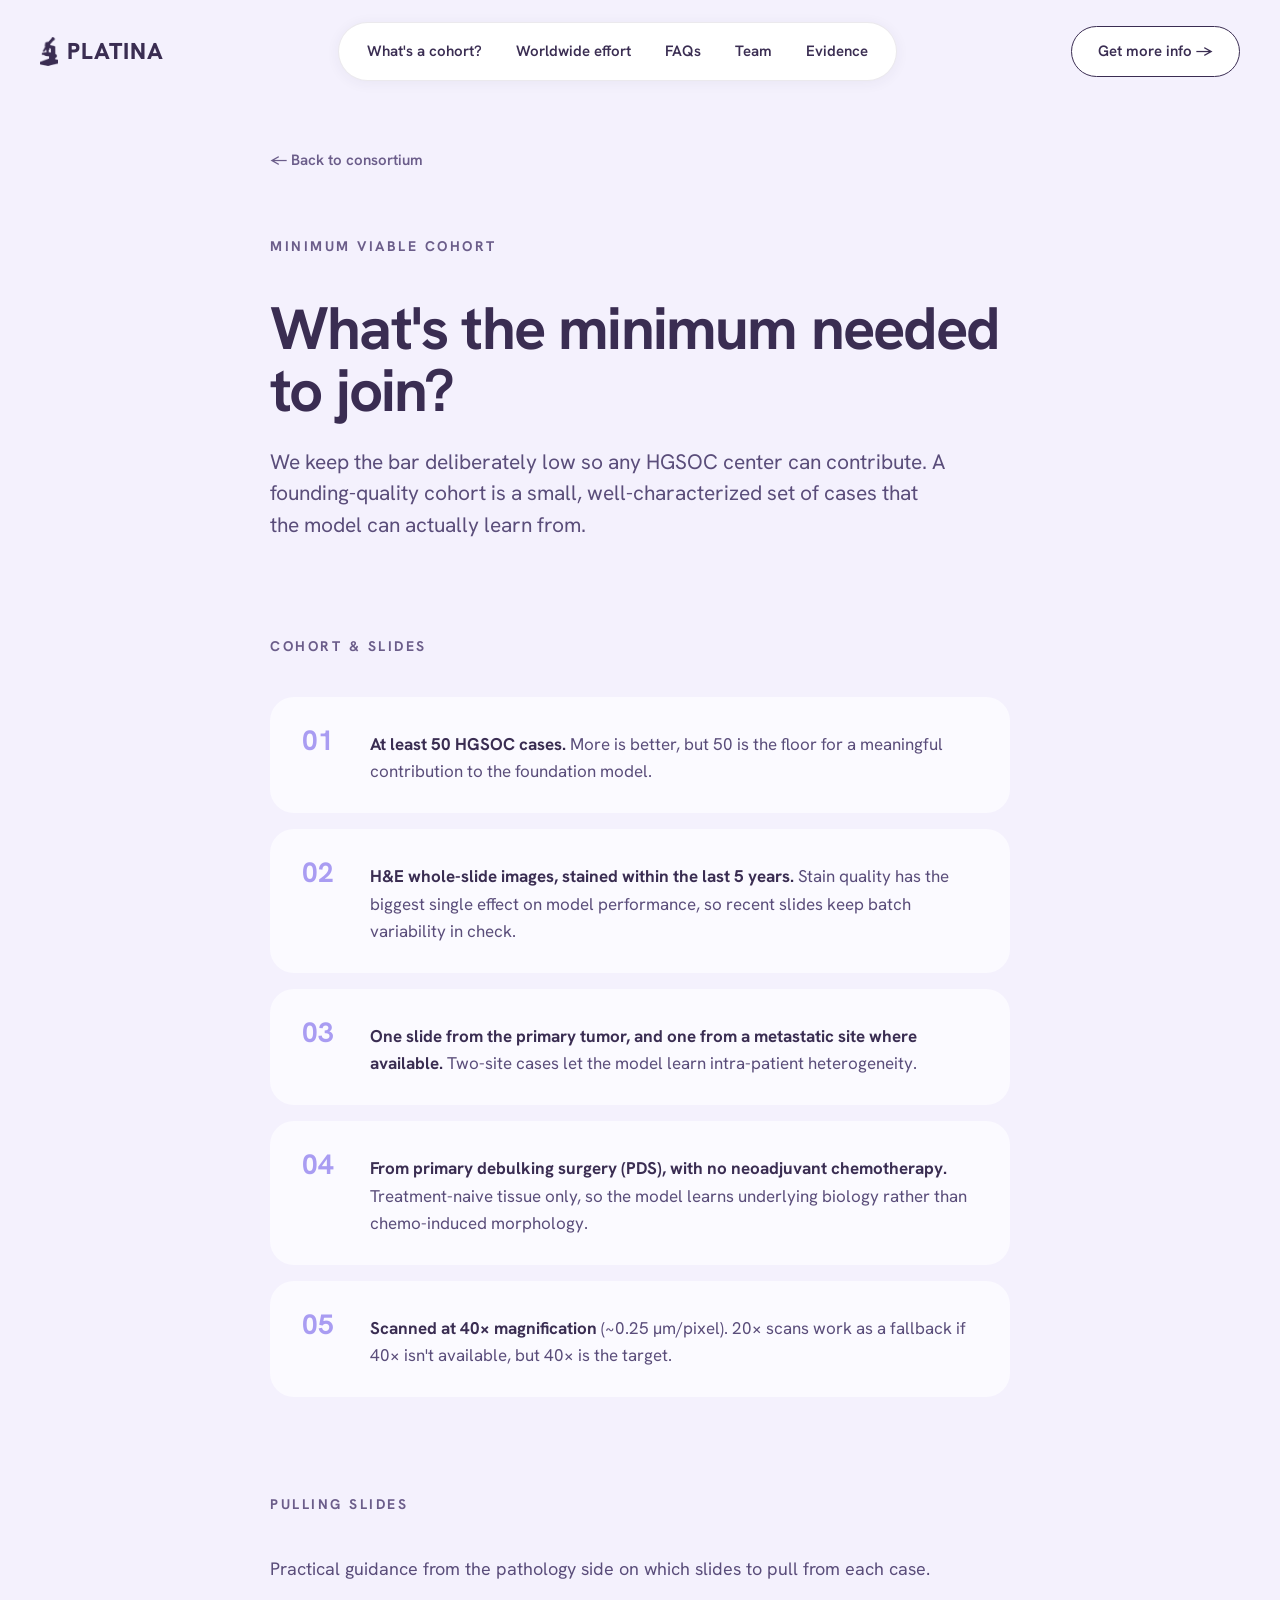
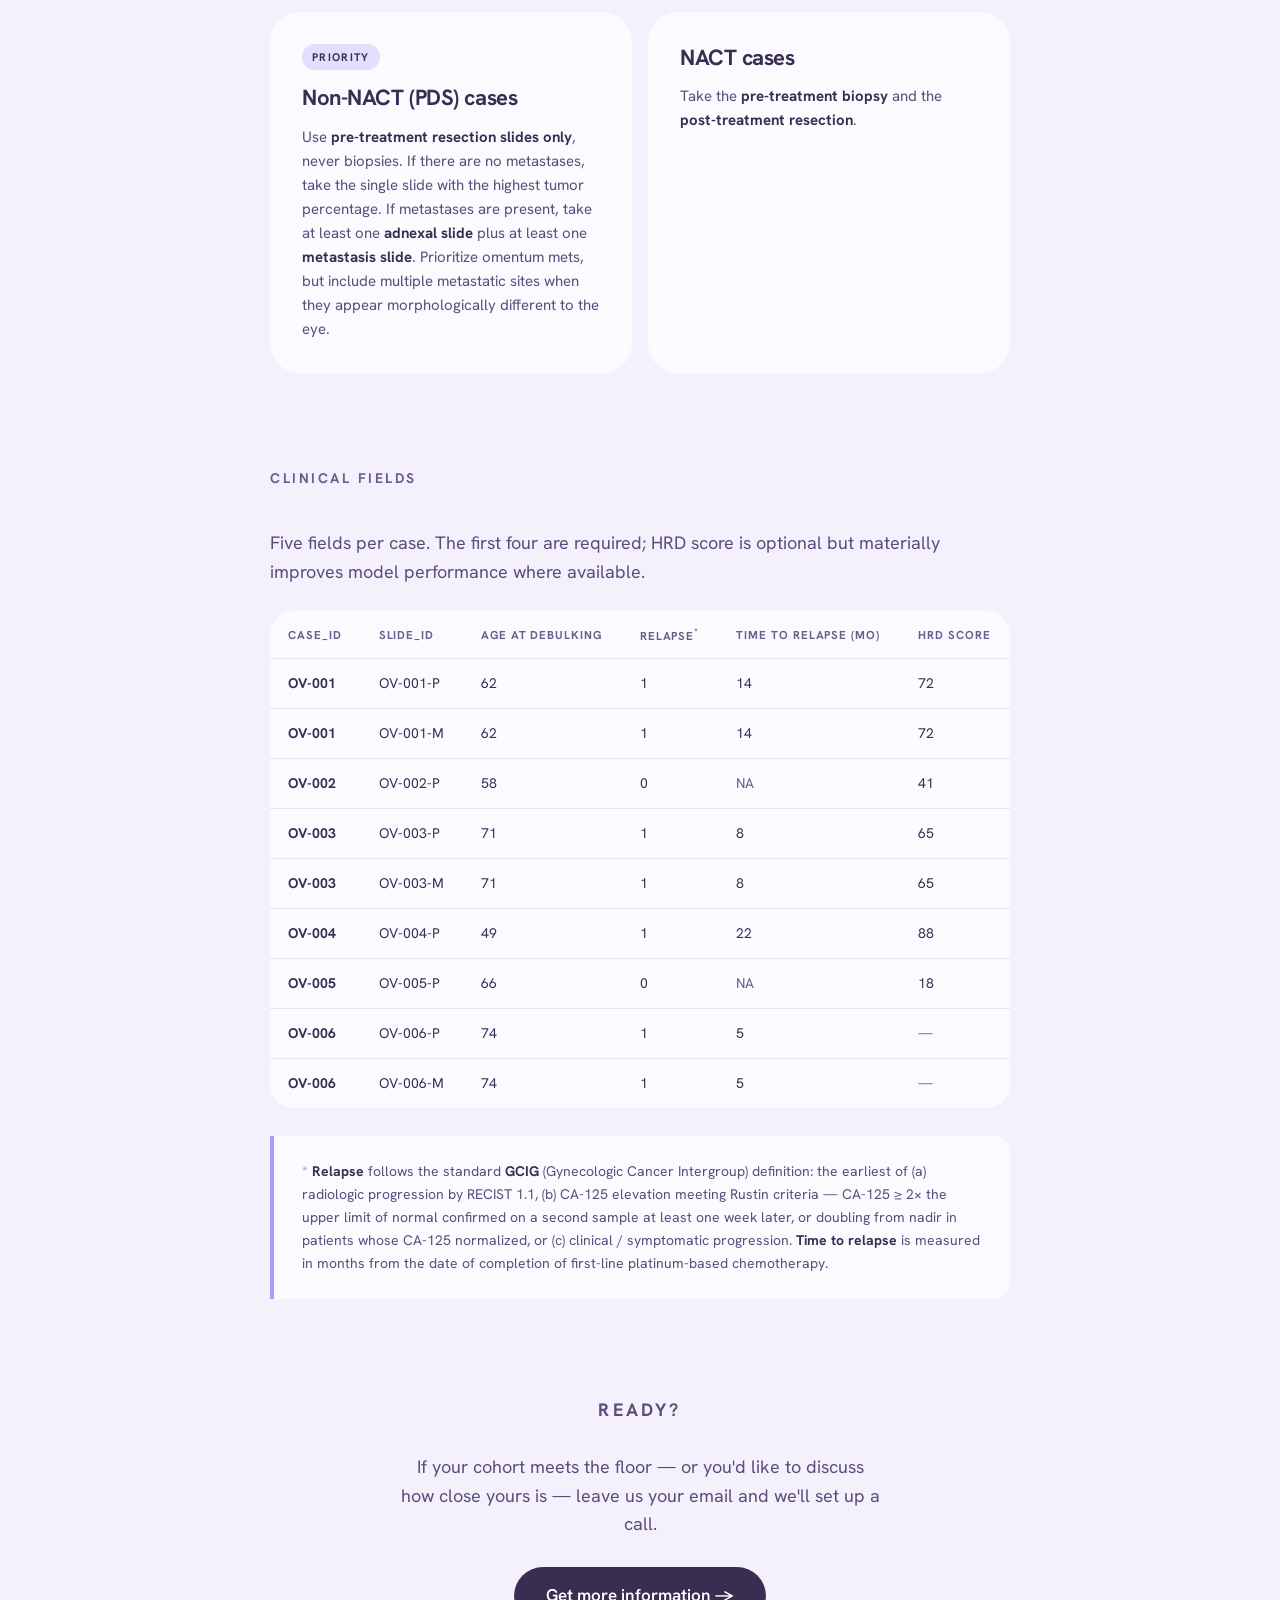
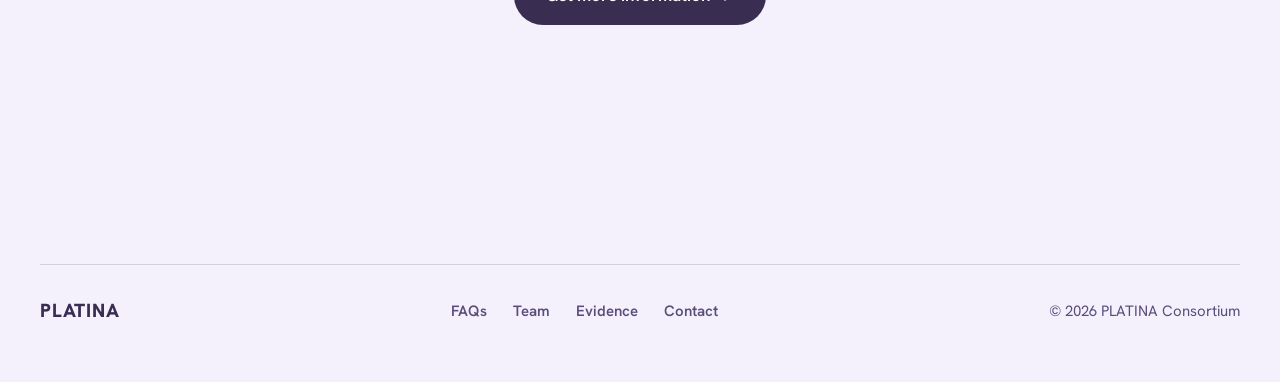
<file: cohort.html>
<!DOCTYPE html>
<html lang="en">
<head>
  <meta charset="UTF-8" />
  <meta name="viewport" content="width=device-width, initial-scale=1.0" />
  <title>Minimum Viable Cohort · PLATINA</title>
  <link rel="icon" type="image/png" href="assets/logo-purple.png">
  <link rel="preconnect" href="https://fonts.googleapis.com">
  <link rel="preconnect" href="https://fonts.gstatic.com" crossorigin>
  <link href="https://fonts.googleapis.com/css2?family=Hanken+Grotesk:wght@400;500;600;700;800&display=swap" rel="stylesheet">
  <link rel="stylesheet" href="assets/styles.css">
  <style>
    /* cohort.html — page-specific styles; shared design lives in styles.css */

    .doc-main {
      max-width: 820px;
      margin: 0 auto;
      padding: 40px 40px 120px;
    }

    .doc-top { padding-top: 16px; margin-bottom: 8px; }

    .back-link {
      display: inline-block;
      font-size: 15px;
      font-weight: 600;
      color: var(--muted);
      text-decoration: none;
      transition: color 0.15s ease;
    }
    .back-link:hover { color: var(--dark); }

    .doc-intro { padding-top: 56px; }
    .doc-intro h1 {
      margin: 14px 0 24px;
      font-size: 60px;
      line-height: 1.04;
      font-weight: 700;
      letter-spacing: -0.03em;
      color: var(--dark);
    }

    .block {
      margin-top: 96px;
    }

    .reqs-intro {
      margin: 0 0 4px;
      font-size: 18px;
      color: var(--body);
      line-height: 1.6;
    }

    .reqs-list {
      list-style: none;
      margin: 28px 0 0;
      display: flex;
      flex-direction: column;
      gap: 16px;
    }
    .req {
      background: var(--card);
      border-radius: 24px;
      padding: 28px 32px;
      display: grid;
      grid-template-columns: 48px 1fr;
      gap: 20px;
      align-items: baseline;
    }
    .req-num {
      font-size: 28px;
      font-weight: 700;
      color: var(--lavender);
      line-height: 1.1;
    }
    .req-body {
      font-size: 17px;
      color: var(--body);
      line-height: 1.6;
    }
    .req-body strong { font-weight: 700; color: var(--dark); }

    .table-wrap {
      margin-top: 24px;
      overflow-x: auto;
      border-radius: 24px;
      background: var(--card);
    }
    .data-table {
      width: 100%;
      border-collapse: collapse;
      font-size: 14px;
    }
    .data-table th,
    .data-table td {
      padding: 14px 18px;
      text-align: left;
      border-bottom: 1px solid rgba(58,45,82,0.10);
      white-space: nowrap;
    }
    .data-table th {
      font-weight: 700;
      color: var(--muted);
      font-size: 11.5px;
      letter-spacing: 0.08em;
      text-transform: uppercase;
    }
    .data-table tbody tr:last-child td { border-bottom: none; }
    .data-table td {
      color: var(--dark);
      font-variant-numeric: tabular-nums;
    }
    .data-table .muted { color: var(--muted); }
    .data-table .case-cell { font-weight: 700; color: var(--dark); }

    .footnote {
      margin-top: 28px;
      padding: 24px 28px;
      background: var(--card);
      border-left: 4px solid var(--lavender);
      border-radius: 0 16px 16px 0;
      font-size: 14px;
      color: var(--body);
      line-height: 1.65;
    }
    .footnote-star { color: var(--lavender); font-weight: 700; margin-right: 4px; }
    .footnote strong { color: var(--dark); font-weight: 700; }

    .guide-grid {
      display: grid;
      grid-template-columns: 1fr 1fr;
      gap: 16px;
      margin-top: 28px;
    }
    .guide {
      background: var(--card);
      border-radius: var(--r-card);
      padding: 32px;
    }
    .guide-tag {
      display: inline-block;
      font-size: 11px;
      font-weight: 700;
      letter-spacing: 0.12em;
      text-transform: uppercase;
      color: var(--dark);
      background: rgba(169,156,242,0.30);
      padding: 5px 10px;
      border-radius: 999px;
      margin-bottom: 14px;
    }
    .guide-title {
      font-size: 22px;
      font-weight: 700;
      letter-spacing: -0.02em;
      color: var(--dark);
      margin-bottom: 12px;
      line-height: 1.3;
    }
    .guide-body { font-size: 15px; color: var(--body); line-height: 1.6; }
    .guide-body strong { color: var(--dark); font-weight: 700; }

    .end-cta {
      margin-top: 96px;
      text-align: center;
    }
    .end-cta p {
      font-size: 18px;
      color: var(--body);
      max-width: 480px;
      margin: 0 auto 28px;
      line-height: 1.6;
    }

    @media (max-width: 900px) {
      .doc-main { padding: 24px 24px 96px; }
      .doc-intro h1 { font-size: 40px; }
      .guide-grid { grid-template-columns: 1fr; }
    }
    @media (max-width: 600px) {
      .req { grid-template-columns: 36px 1fr; gap: 14px; padding: 24px; }
      .data-table th, .data-table td { padding: 12px 14px; font-size: 13px; }
    }
  </style>
</head>
<body id="top">

  <!-- NAV -->
  <div class="top-zone">
    <header class="site-nav">
      <a class="brand" href="index.html"><span class="brand-logo" aria-hidden="true"></span>PLATINA</a>
      <nav class="nav-pill">
        <a href="cohort.html">What's a cohort?</a>
        <a href="index.html#worldwide">Worldwide effort</a>
        <a href="index.html#faqs">FAQs</a>
        <a href="index.html#team">Team</a>
        <a href="index.html#evidence">Evidence</a>
      </nav>
      <a class="btn btn--outline-dark nav-cta" href="index.html#join">Get more info →</a>
    </header>
  </div>

  <main class="doc-main">
    <div class="doc-top">
      <a class="back-link" href="index.html">← Back to consortium</a>
    </div>

    <div class="doc-intro">
      <p class="eyebrow">Minimum Viable Cohort</p>
      <h1>What's the minimum needed to join?</h1>
      <p class="lede">
        We keep the bar deliberately low so any HGSOC center can contribute. A founding-quality cohort is a small, well-characterized set of cases that the model can actually learn from.
      </p>
    </div>

    <div class="block reveal">
      <p class="eyebrow">Cohort &amp; slides</p>
      <ul class="reqs-list">
        <li class="req">
          <span class="req-num">01</span>
          <span class="req-body"><strong>At least 50 HGSOC cases.</strong> More is better, but 50 is the floor for a meaningful contribution to the foundation model.</span>
        </li>
        <li class="req">
          <span class="req-num">02</span>
          <span class="req-body"><strong>H&amp;E whole-slide images, stained within the last 5 years.</strong> Stain quality has the biggest single effect on model performance, so recent slides keep batch variability in check.</span>
        </li>
        <li class="req">
          <span class="req-num">03</span>
          <span class="req-body"><strong>One slide from the primary tumor, and one from a metastatic site where available.</strong> Two-site cases let the model learn intra-patient heterogeneity.</span>
        </li>
        <li class="req">
          <span class="req-num">04</span>
          <span class="req-body"><strong>From primary debulking surgery (PDS), with no neoadjuvant chemotherapy.</strong> Treatment-naive tissue only, so the model learns underlying biology rather than chemo-induced morphology.</span>
        </li>
        <li class="req">
          <span class="req-num">05</span>
          <span class="req-body"><strong>Scanned at 40× magnification</strong> (~0.25 µm/pixel). 20× scans work as a fallback if 40× isn't available, but 40× is the target.</span>
        </li>
      </ul>
    </div>

    <div class="block reveal">
      <p class="eyebrow">Pulling slides</p>
      <p class="reqs-intro">
        Practical guidance from the pathology side on which slides to pull from each case.
      </p>
      <div class="guide-grid">
        <div class="guide">
          <div class="guide-tag">Priority</div>
          <div class="guide-title">Non-NACT (PDS) cases</div>
          <div class="guide-body">
            Use <strong>pre-treatment resection slides only</strong>, never biopsies. If there are no metastases, take the single slide with the highest tumor percentage. If metastases are present, take at least one <strong>adnexal slide</strong> plus at least one <strong>metastasis slide</strong>. Prioritize omentum mets, but include multiple metastatic sites when they appear morphologically different to the eye.
          </div>
        </div>
        <div class="guide">
          <div class="guide-title">NACT cases</div>
          <div class="guide-body">
            Take the <strong>pre-treatment biopsy</strong> and the <strong>post-treatment resection</strong>.
          </div>
        </div>
      </div>
    </div>

    <div class="block reveal">
      <p class="eyebrow">Clinical fields</p>
      <p class="reqs-intro">
        Five fields per case. The first four are required; HRD score is optional but materially improves model performance where available.
      </p>
      <div class="table-wrap">
        <table class="data-table">
          <thead>
            <tr>
              <th>case_id</th>
              <th>slide_id</th>
              <th>age at debulking</th>
              <th>relapse<sup>*</sup></th>
              <th>time to relapse (mo)</th>
              <th>HRD score</th>
            </tr>
          </thead>
          <tbody>
            <tr><td class="case-cell">OV-001</td><td>OV-001-P</td><td>62</td><td>1</td><td>14</td><td>72</td></tr>
            <tr><td class="case-cell">OV-001</td><td>OV-001-M</td><td>62</td><td>1</td><td>14</td><td>72</td></tr>
            <tr><td class="case-cell">OV-002</td><td>OV-002-P</td><td>58</td><td>0</td><td class="muted">NA</td><td>41</td></tr>
            <tr><td class="case-cell">OV-003</td><td>OV-003-P</td><td>71</td><td>1</td><td>8</td><td>65</td></tr>
            <tr><td class="case-cell">OV-003</td><td>OV-003-M</td><td>71</td><td>1</td><td>8</td><td>65</td></tr>
            <tr><td class="case-cell">OV-004</td><td>OV-004-P</td><td>49</td><td>1</td><td>22</td><td>88</td></tr>
            <tr><td class="case-cell">OV-005</td><td>OV-005-P</td><td>66</td><td>0</td><td class="muted">NA</td><td>18</td></tr>
            <tr><td class="case-cell">OV-006</td><td>OV-006-P</td><td>74</td><td>1</td><td>5</td><td class="muted">—</td></tr>
            <tr><td class="case-cell">OV-006</td><td>OV-006-M</td><td>74</td><td>1</td><td>5</td><td class="muted">—</td></tr>
          </tbody>
        </table>
      </div>
      <div class="footnote">
        <span class="footnote-star">*</span><strong>Relapse</strong> follows the standard <strong>GCIG</strong> (Gynecologic Cancer Intergroup) definition: the earliest of (a) radiologic progression by RECIST 1.1, (b) CA-125 elevation meeting Rustin criteria — CA-125 ≥ 2× the upper limit of normal confirmed on a second sample at least one week later, or doubling from nadir in patients whose CA-125 normalized, or (c) clinical / symptomatic progression. <strong>Time to relapse</strong> is measured in months from the date of completion of first-line platinum-based chemotherapy.
      </div>
    </div>

    <div class="end-cta reveal">
      <p class="eyebrow center">Ready?</p>
      <p>If your cohort meets the floor — or you'd like to discuss how close yours is — leave us your email and we'll set up a call.</p>
      <a class="btn btn--dark" href="index.html#join">Get more information →</a>
    </div>
  </main>

  <!-- FOOTER -->
  <footer class="site-footer">
    <div class="footer-inner">
      <a class="footer-brand" href="index.html">PLATINA</a>
      <nav class="footer-links">
        <a href="index.html#faqs">FAQs</a>
        <a href="index.html#team">Team</a>
        <a href="index.html#evidence">Evidence</a>
        <a href="index.html#join">Contact</a>
      </nav>
      <span class="footer-copy">© 2026 PLATINA Consortium</span>
    </div>
  </footer>

  <script>
    // Re-use the reveal-on-scroll behavior from the main page.
    (function() {
      var targets = document.querySelectorAll('.reveal');
      var prefersReduced = window.matchMedia('(prefers-reduced-motion: reduce)').matches;
      if (!('IntersectionObserver' in window) || prefersReduced) {
        targets.forEach(function(el) { el.classList.add('in'); });
        return;
      }
      var io = new IntersectionObserver(function(entries) {
        entries.forEach(function(entry) {
          if (entry.isIntersecting) {
            entry.target.classList.add('in');
            io.unobserve(entry.target);
          }
        });
      }, { rootMargin: '0px 0px -8% 0px', threshold: 0.08 });
      targets.forEach(function(el) { io.observe(el); });
    })();
  </script>
</body>
</html>
</file>
<file: assets/styles.css>
/* ==========================================================================
   PLATINA Consortium — design system
   Restyled to the designer's "Landing page design build" handoff.
   Tokens, layout, components, animations, responsive, Leaflet + signup.
   ========================================================================== */

:root {
  --lavender:   #a99cf2;  /* page background, accents, dots, icon tiles      */
  --dark:       #3a2d52;  /* primary text, dark buttons, dark band, outlines */
  --dark-2:     #46395c;  /* secondary dark button fill                      */
  --body:       #5a4d7a;  /* body text on light                              */
  --muted:      #6b5d8a;  /* muted text / eyebrows                           */
  --offwhite:   #f4f1fd;  /* off-white top zone                              */
  --card:       #fbfaff;  /* near-white card background                      */
  --white:      #ffffff;
  --light-lav:  #cfc4f7;  /* text on dark band                              */
  --navy:       #232a4d;  /* dark-blue section background                    */

  --r-pill: 999px;
  --r-chip: 20px;
  --r-card: 30px;
  --r-lg:   34px;
  --r-band: 40px;
  --r-hero: 46px;

  --shadow-nav:  0 2px 14px rgba(58,45,82,0.06);
  --shadow-btn:  0 12px 32px rgba(46,36,68,0.32);
  --shadow-map:  0 10px 40px rgba(58,45,82,0.18);

  --maxw-text: 1000px;
  --maxw-wide: 1240px;
  --pad-x: 40px;
}

* { box-sizing: border-box; margin: 0; padding: 0; }

html { scroll-behavior: smooth; scroll-padding-top: 100px; overflow-x: clip; }

body {
  font-family: 'Hanken Grotesk', -apple-system, BlinkMacSystemFont, sans-serif;
  background: var(--offwhite);
  color: var(--dark);
  line-height: 1.5;
  -webkit-font-smoothing: antialiased;
  -moz-osx-font-smoothing: grayscale;
}

::selection { background: var(--dark-2); color: var(--light-lav); }

a { color: inherit; }

/* ---------- Layout wrappers ------------------------------------------------ */

.top-zone { background: var(--offwhite); }

.wrap {
  max-width: var(--maxw-text);
  margin: 0 auto;
  padding-left: var(--pad-x);
  padding-right: var(--pad-x);
  width: 100%;
}
.wrap-wide { max-width: var(--maxw-wide); }

.sec       { padding-top: 150px; }
.sec-tight { padding-top: 60px; }
.center    { text-align: center; }

/* ---------- Eyebrow + headings -------------------------------------------- */

.eyebrow {
  font-size: 14px;
  font-weight: 700;
  letter-spacing: 0.18em;
  text-transform: uppercase;
  color: var(--muted);
  margin-bottom: 40px;
}

.h2 {
  font-size: 60px;
  line-height: 1.04;
  font-weight: 700;
  letter-spacing: -0.03em;
  color: var(--dark);
}
.h2-56 { font-size: 56px; }

.lede {
  font-size: 21px;
  line-height: 1.5;
  font-weight: 400;
  color: var(--body);
  max-width: 680px;
}
.lede.center { margin-left: auto; margin-right: auto; }

/* ---------- Buttons ------------------------------------------------------- */

.btn {
  display: inline-flex;
  align-items: center;
  gap: 8px;
  font-family: inherit;
  font-size: 17px;
  font-weight: 600;
  border-radius: var(--r-pill);
  border: none;
  text-decoration: none;
  cursor: pointer;
  padding: 16px 32px;
  transition: transform 0.15s ease, box-shadow 0.15s ease, opacity 0.15s ease;
}
.btn:hover { transform: translateY(-2px); }

.btn--dark      { background: var(--dark);   color: var(--white); }
.btn--dark2     { background: var(--dark-2); color: var(--white); }
.btn--lav       { background: var(--lavender); color: var(--dark); font-weight: 700; }
.btn--hero      { background: var(--dark); color: var(--white); font-size: 20px; padding: 22px 44px; box-shadow: var(--shadow-btn); }
.btn--hero:hover { box-shadow: 0 18px 40px rgba(46,36,68,0.40); }

.btn--outline-dark  { background: var(--white); color: var(--dark); border: 1.5px solid var(--dark); font-weight: 600; }
.btn--ghost-dark    { background: transparent; color: var(--dark); border: 1px solid rgba(58,45,82,0.25); }
.btn--outline-light { background: transparent; color: var(--white); border: 1px solid rgba(255,255,255,0.3); }

/* ---------- Nav ----------------------------------------------------------- */

.site-nav {
  position: fixed;
  top: 0;
  left: 0;
  right: 0;
  z-index: 100;
  display: flex;
  align-items: center;
  justify-content: space-between;
  gap: 24px;
  padding: 22px var(--pad-x);
}

.brand {
  flex: none;
  display: inline-flex;
  align-items: center;
  gap: 9px;
  font-size: 23px;
  font-weight: 800;
  letter-spacing: 0.04em;
  color: var(--dark);
  text-decoration: none;
  transition: color 0.5s ease;
}
.brand-logo {
  flex: none;
  display: inline-block;
  height: 1.3em;
  width: 0.8em;
  background-color: var(--dark);
  -webkit-mask: url("logo-white.png") center / contain no-repeat;
          mask: url("logo-white.png") center / contain no-repeat;
  transition: background-color 0.5s ease;
}
.site-nav.on-dark .brand-logo { background-color: var(--white); }
.signup-logo { display: block; height: 60px; width: auto; margin: 0 auto 22px; }
.hero-logo {
  display: block;
  height: clamp(140px, 18vw, 240px);
  width: auto;
  margin: 0 auto 36px;
}

/* Nav adapts to the dynamic background: on the dark (navy) zone the wordmark
   flips to white so it stays legible. The white pill + white-bg CTA already
   stand out on every zone colour. */
.site-nav.on-dark .brand { color: var(--white); }
.site-nav.on-dark .nav-pill {
  background: rgba(255,255,255,0.08);
  border-color: rgba(255,255,255,0.22);
  box-shadow: none;
}
.site-nav.on-dark .nav-pill a { color: var(--white); }
.site-nav.on-dark .nav-pill a:hover { background: rgba(255,255,255,0.14); }
.site-nav.on-dark .nav-cta {
  background: transparent;
  border-color: rgba(255,255,255,0.55);
  color: var(--white);
}

.nav-pill {
  display: flex;
  align-items: center;
  gap: 2px;
  background: var(--white);
  border: 1px solid rgba(58,45,82,0.10);
  border-radius: var(--r-pill);
  padding: 7px 12px;
  box-shadow: var(--shadow-nav);
  transition: background 0.5s ease, border-color 0.5s ease, box-shadow 0.5s ease;
}
.nav-pill a {
  padding: 10px 16px;
  border-radius: var(--r-pill);
  font-size: 15px;
  font-weight: 600;
  color: var(--dark);
  text-decoration: none;
  transition: background 0.15s ease, color 0.5s ease;
}
.nav-pill a:hover { background: var(--offwhite); }

.nav-cta {
  flex: none;
  font-size: 15px;
  padding: 13px 26px;
  transition: transform 0.15s ease, box-shadow 0.15s ease,
              background-color 0.5s ease, border-color 0.5s ease, color 0.5s ease;
}

/* ---------- Hero ---------------------------------------------------------- */

.hero { padding: 30px var(--pad-x) 72px; }

.hero-box {
  position: relative;
  border-radius: var(--r-hero);
  overflow: hidden;
  min-height: 660px;
  display: flex;
  align-items: center;
  justify-content: center;
  text-align: center;
  padding: 80px 24px;
  background: linear-gradient(120deg,#c7bcfb 0%,#897ae7 32%,#a99cf2 60%,#c0b2fb 100%);
  background-size: 300% 300%;
  animation: gradShift 16s ease infinite;
}

.hero-grain {
  position: absolute;
  inset: -60%;
  background-image: url("data:image/svg+xml,%3Csvg%20xmlns=%27http://www.w3.org/2000/svg%27%20width=%27160%27%20height=%27160%27%3E%3Cfilter%20id=%27n%27%3E%3CfeTurbulence%20type=%27fractalNoise%27%20baseFrequency=%270.9%27%20numOctaves=%275%27%20stitchTiles=%27stitch%27/%3E%3C/filter%3E%3Crect%20width=%27100%25%27%20height=%27100%25%27%20filter=%27url(%23n)%27/%3E%3C/svg%3E");
  opacity: 0.85;
  mix-blend-mode: overlay;
  pointer-events: none;
  animation: grain 0.5s steps(2) infinite;
}

/* Reusable animated gradient panel (same look as the hero box). Pair with a
   .hero-grain overlay child and a position:relative content wrapper. */
.grad-panel {
  position: relative;
  overflow: hidden;
  background: linear-gradient(120deg,#c7bcfb 0%,#897ae7 32%,#a99cf2 60%,#c0b2fb 100%);
  background-size: 300% 300%;
  animation: gradShift 16s ease infinite;
  box-shadow: 0 22px 60px rgba(58,45,82,0.20);
}

/* Dark variant: same animation + grain, deep-purple gradient, light text.
   Overrides only background-image so the 300% size + animation are kept. */
.grad-panel--dark {
  background-image: linear-gradient(120deg,#352a4f 0%,#5b4d86 30%,#2b2348 58%,#473a5e 100%);
}

.hero-inner {
  position: relative;
  z-index: 1;
  display: flex;
  flex-direction: column;
  align-items: center;
}

.hero-inner h1 {
  margin: 0;
  font-size: clamp(34px, 5.2vw, 72px);
  line-height: 1.03;
  font-weight: 700;
  letter-spacing: -0.03em;
  color: var(--dark);
}
.hero-inner h1 .accent { color: var(--white); }

.hero-sub {
  margin: 34px 0 0;
  font-size: 22px;
  font-weight: 500;
  line-height: 1.45;
  color: var(--dark-2);
  max-width: 640px;
}

.hero-inner .btn { margin-top: 44px; }

/* ---------- Transition band ----------------------------------------------- */

.transition {
  height: 160px;
  background: linear-gradient(180deg, var(--offwhite) 0%, var(--lavender) 100%);
}

/* ---------- "What we're building" intro ----------------------------------- */

.intro-copy {
  margin: 28px auto 0;
  max-width: 680px;
  font-size: 21px;
  line-height: 1.5;
  color: var(--body);
}

/* ---------- Stat cards (The Problem) -------------------------------------- */

.grid-3 {
  display: grid;
  grid-template-columns: repeat(3, 1fr);
  gap: 24px;
}

.stat-card {
  background: var(--card);
  border-radius: var(--r-card);
  padding: 48px 38px;
  text-align: center;
}
.stat-num {
  font-size: 64px;
  font-weight: 700;
  letter-spacing: -0.03em;
  color: var(--dark);
  line-height: 1;
}
.stat-suffix { font-size: 64px; font-weight: 700; }
.stat-label {
  margin: 20px auto 0;
  max-width: 240px;
  font-size: 17px;
  line-height: 1.5;
  color: var(--muted);
}

/* ---------- Rally band ---------------------------------------------------- */

.rally {
  border-radius: var(--r-band);
  padding: 92px 40px;
  text-align: center;
  color: var(--white);
}
.rally-inner { position: relative; z-index: 1; }
.rally h2 {
  margin: 0;
  font-size: 56px;
  line-height: 1.05;
  font-weight: 700;
  letter-spacing: -0.03em;
}
.btn-row {
  display: flex;
  gap: 14px;
  justify-content: center;
  flex-wrap: wrap;
  margin-top: 42px;
}

/* ---------- Founding institution chips ------------------------------------ */

.chip-grid {
  display: grid;
  grid-template-columns: repeat(3, 1fr);
  gap: 16px;
}
.chip {
  background: var(--card);
  border-radius: var(--r-chip);
  padding: 26px 28px;
  display: flex;
  align-items: center;
  gap: 16px;
}
.chip .dot {
  width: 9px;
  height: 9px;
  border-radius: 50%;
  background: var(--lavender);
  flex: none;
}
.chip .name {
  font-size: 18px;
  font-weight: 600;
  color: var(--dark);
  letter-spacing: -0.01em;
}

.cta-after { text-align: center; margin-top: 36px; }

/* ---------- Worldwide map ------------------------------------------------- */

.map-head { text-align: center; }
.map-head .eyebrow { margin-bottom: 18px; }
.map-head h2 { margin: 0 0 16px; }
.map-sub {
  margin: 0 auto 44px;
  max-width: 620px;
  font-size: 20px;
  line-height: 1.5;
  color: var(--body);
}
.world-map {
  position: relative;
  z-index: 0;            /* contain Leaflet's stacking so it stays under the nav */
  width: 100%;
  height: 520px;
  border-radius: var(--r-lg);
  overflow: hidden;
  box-shadow: var(--shadow-map);
}

/* ---------- Evidence ------------------------------------------------------ */

.evidence-card {
  background: var(--card);
  border-radius: var(--r-lg);
  padding: 56px;
  display: flex;
  align-items: center;
  justify-content: space-between;
  gap: 40px;
  flex-wrap: wrap;
}
.evidence-title {
  font-size: 32px;
  font-weight: 700;
  letter-spacing: -0.02em;
  color: var(--dark);
}
.evidence-doi {
  margin-top: 12px;
  font-size: 17px;
  color: var(--muted);
  font-family: ui-monospace, SFMono-Regular, Menlo, monospace;
}
.evidence-actions { display: flex; gap: 12px; flex-wrap: wrap; }

/* ---------- Progress bars (Toward 10,000) --------------------------------- */

.progress-stack {
  display: flex;
  flex-direction: column;
  gap: 34px;
}
.progress-head {
  display: flex;
  align-items: baseline;
  justify-content: space-between;
  gap: 16px;
  margin-bottom: 14px;
}
.progress-label { font-size: 18px; font-weight: 600; color: var(--body); }
.progress-val   { font-size: 24px; font-weight: 700; color: var(--dark); letter-spacing: -0.01em; white-space: nowrap; }
.progress-track {
  height: 16px;
  border-radius: var(--r-pill);
  background: var(--card);
  overflow: hidden;
}
.progress-fill {
  height: 100%;
  border-radius: var(--r-pill);
  background: var(--dark);
  width: 0;
  transition: width 1.2s cubic-bezier(0.2,0.65,0.3,1) 0.2s;
}
.reveal.in .progress-fill { width: var(--pct, 0); }

/* ---------- How we work cards --------------------------------------------- */

.work-card {
  background: var(--card);
  border-radius: var(--r-card);
  padding: 40px 36px;
}
.icon-tile {
  width: 50px;
  height: 50px;
  border-radius: 15px;
  background: var(--lavender);
  display: flex;
  align-items: center;
  justify-content: center;
  margin-bottom: 26px;
}
.icon-tile .inner {
  width: 18px;
  height: 18px;
  border-radius: 6px;
  background: var(--dark);
}
.work-card h3 {
  margin: 0 0 12px;
  font-size: 25px;
  font-weight: 700;
  letter-spacing: -0.02em;
  color: var(--dark);
}
.work-card p {
  margin: 0;
  font-size: 17px;
  line-height: 1.55;
  color: var(--muted);
}

/* ---------- Ways to participate ------------------------------------------- */

.ways-stack {
  display: flex;
  flex-direction: column;
  gap: 16px;
}
.way-row {
  background: var(--card);
  border-radius: var(--r-card);
  padding: 44px 48px;
  display: flex;
  align-items: center;
  gap: 44px;
  flex-wrap: wrap;
  text-decoration: none;
  color: inherit;
}
.way-num {
  font-size: 56px;
  font-weight: 700;
  color: var(--lavender);
  letter-spacing: -0.02em;
  flex: none;
  width: 80px;
}
.way-body { flex: 1; min-width: 300px; }
.way-body h3 {
  margin: 0 0 8px;
  font-size: 30px;
  font-weight: 700;
  letter-spacing: -0.02em;
  color: var(--dark);
}
.way-body p {
  margin: 0;
  font-size: 18px;
  line-height: 1.5;
  color: var(--muted);
  max-width: 560px;
}
.way-row .btn { flex: none; font-size: 16px; padding: 15px 30px; }

/* ---------- Team ---------------------------------------------------------- */

.member-card {
  background: var(--card);
  border-radius: var(--r-card);
  padding: 40px 36px;
}
.member-avatar {
  width: 64px;
  height: 64px;
  border-radius: 50%;
  background: var(--lavender);
  margin-bottom: 26px;
  object-fit: cover;
}
.member-card h3 {
  margin: 0 0 6px;
  font-size: 24px;
  font-weight: 700;
  letter-spacing: -0.02em;
  color: var(--dark);
}
.member-card .role {
  margin: 0;
  font-size: 16px;
  font-weight: 600;
  color: var(--muted);
}

/* ---------- Supported by -------------------------------------------------- */

.supported {
  font-size: 34px;
  font-weight: 700;
  letter-spacing: -0.02em;
  color: var(--dark);
}

/* ---------- Footer -------------------------------------------------------- */

.site-footer { padding: 120px var(--pad-x) 56px; }
.footer-inner {
  max-width: var(--maxw-wide);
  margin: 0 auto;
  display: flex;
  align-items: center;
  justify-content: space-between;
  flex-wrap: wrap;
  gap: 16px;
  border-top: 1px solid rgba(58,45,82,0.18);
  padding-top: 32px;
}
.footer-brand {
  font-size: 19px;
  font-weight: 800;
  letter-spacing: 0.04em;
  color: var(--dark);
  text-decoration: none;
}
.footer-links { display: flex; gap: 26px; font-size: 15px; font-weight: 600; }
.footer-links a { color: var(--body); text-decoration: none; }
.footer-links a:hover { color: var(--dark); }
.footer-copy { font-size: 15px; color: var(--body); }

/* ---------- Email signup (kept from production, restyled) ------------------ */

.signup {
  margin-top: 150px;
  padding: 0 var(--pad-x);
}
.signup-box {
  position: relative;
  max-width: var(--maxw-wide);
  margin: 0 auto;
  border-radius: var(--r-band);
  overflow: hidden;
  padding: 120px 40px 130px;
  text-align: center;
}
.signup-content { position: relative; z-index: 2; }
.signup-content .eyebrow { color: var(--dark); margin-bottom: 22px; }
.signup-hook {
  margin: 0 0 16px;
  font-size: 56px;
  line-height: 1.04;
  font-weight: 700;
  letter-spacing: -0.03em;
  color: var(--dark);
}
.signup-sub {
  margin: 0 auto 40px;
  max-width: 560px;
  font-size: 20px;
  line-height: 1.5;
  color: var(--dark-2);
}
.signup-form {
  display: flex;
  gap: 14px;
  max-width: 700px;
  margin: 0 auto;
}
.signup-form input[type="email"] {
  flex: 1;
  font-family: inherit;
  font-size: 19px;
  padding: 26px 30px;
  border: 1.5px solid rgba(58,45,82,0.22);
  border-radius: var(--r-pill);
  background: rgba(255,255,255,0.96);
  color: var(--dark);
  outline: none;
  box-shadow: 0 10px 30px rgba(58,45,82,0.16);
  transition: border-color 0.15s ease, box-shadow 0.15s ease;
}
.signup-form input[type="email"]:focus { border-color: var(--dark); box-shadow: 0 12px 34px rgba(58,45,82,0.24); }
.signup-form input::placeholder { color: var(--muted); }
.signup-form button {
  font-family: inherit;
  font-size: 19px;
  font-weight: 700;
  padding: 26px 38px;
  border: none;
  border-radius: var(--r-pill);
  background: var(--dark);
  color: #ffffff;
  cursor: pointer;
  white-space: nowrap;
  box-shadow: 0 10px 30px rgba(46,36,68,0.28);
  transition: transform 0.15s ease;
}
.signup-form button:hover { transform: translateY(-2px); }
.signup-thanks {
  display: none;
  font-size: 22px;
  font-weight: 600;
  color: var(--dark);
}
.signup-form.sent { display: none; }
.signup-form.sent + .signup-thanks { display: block; }

/* ---------- Scroll-reveal -------------------------------------------------- */

.reveal {
  opacity: 0;
  transform: translateY(24px);
  transition: opacity 0.8s cubic-bezier(0.2,0.65,0.3,1),
              transform 0.8s cubic-bezier(0.2,0.65,0.3,1);
  will-change: opacity, transform;
}
.reveal.in { opacity: 1; transform: translateY(0); }

@keyframes fadeUp {
  from { opacity: 0; transform: translateY(18px); }
  to   { opacity: 1; transform: translateY(0); }
}
.reveal.in :where(.grid-3, .chip-grid, .ways-stack, .progress-stack) > * {
  animation: fadeUp 0.7s cubic-bezier(0.2,0.65,0.3,1) both;
}
.reveal.in :where(.grid-3, .chip-grid, .ways-stack, .progress-stack) > :nth-child(2) { animation-delay: 0.08s; }
.reveal.in :where(.grid-3, .chip-grid, .ways-stack, .progress-stack) > :nth-child(3) { animation-delay: 0.16s; }
.reveal.in :where(.grid-3, .chip-grid, .ways-stack, .progress-stack) > :nth-child(4) { animation-delay: 0.24s; }
.reveal.in :where(.grid-3, .chip-grid, .ways-stack, .progress-stack) > :nth-child(5) { animation-delay: 0.32s; }
.reveal.in :where(.grid-3, .chip-grid, .ways-stack, .progress-stack) > :nth-child(6) { animation-delay: 0.40s; }

/* ---------- Hero keyframes ------------------------------------------------ */

@keyframes gradShift {
  0%   { background-position: 0% 50%; }
  50%  { background-position: 100% 50%; }
  100% { background-position: 0% 50%; }
}
@keyframes grain {
  0%,100% { transform: translate(0,0); }
  10% { transform: translate(-4%,-3%); }
  20% { transform: translate(-8%,3%); }
  30% { transform: translate(5%,-6%); }
  40% { transform: translate(-3%,8%); }
  50% { transform: translate(-9%,4%); }
  60% { transform: translate(6%,2%); }
  70% { transform: translate(-2%,-7%); }
  80% { transform: translate(7%,5%); }
  90% { transform: translate(-5%,-2%); }
}

@media (prefers-reduced-motion: reduce) {
  #bg-layer { transition: none; }
  .brand { transition: none; }
  .hero-box, .grad-panel { animation: none; }
  .hero-grain { animation: none; }
  .reveal { opacity: 1; transform: none; transition: none; }
  .reveal.in :where(.grid-3, .chip-grid, .ways-stack, .progress-stack) > * { animation: none; }
  .progress-fill { transition: none; }
}

/* ---------- Leaflet theming ----------------------------------------------- */

.leaflet-container { font-family: 'Hanken Grotesk', sans-serif; background: #e9e4fb; }
.world-map .leaflet-control-attribution {
  background: rgba(251,250,255,0.85);
  font-size: 10px; color: var(--muted); padding: 2px 6px;
}
.world-map .leaflet-control-attribution a { color: var(--dark); }
.world-map .leaflet-control-zoom a {
  background: var(--card); color: var(--dark); border-color: rgba(58,45,82,0.18);
}
.world-map .leaflet-control-zoom a:hover { background: var(--offwhite); }
.world-map .leaflet-popup-content-wrapper {
  background: var(--dark); color: var(--white); border-radius: 12px;
}
.world-map .leaflet-popup-content { font-size: 13.5px; line-height: 1.45; margin: 12px 16px; }
.world-map .leaflet-popup-tip { background: var(--dark); }
.world-map .leaflet-popup-close-button { color: var(--light-lav); }

/* ==========================================================================
   Background zones — alternating colours with soft scroll-fade transitions
   ========================================================================== */

/* Scroll-driven background: a single fixed colour layer behind everything.
   JS sets its colour to whichever section is crossing the viewport centre,
   and this transition morphs the whole page background as you scroll — no
   gradient bands baked into the document flow. */
#bg-layer {
  position: fixed;
  inset: 0;
  z-index: -1;
  background-color: var(--offwhite);
  transition: background-color 0.6s ease;
}

/* Zones are transparent — the #bg-layer colour shows through. The class is
   kept only so per-theme contrast rules below can target their children. */
.zone        { position: relative; padding-bottom: 90px; background: transparent; }
.top-zone    { background: transparent; padding-top: 92px; }

/* Dark-blue zone: lift eyebrow + recolour the dark button so it reads. */
.zone-dark .eyebrow      { color: var(--light-lav); }
.zone-dark .btn--dark2   { background: var(--lavender); color: var(--dark); }

/* Off-white zone: cards are near-white too, so give them lift to separate. */
.zone-light .stat-card,
.zone-light .evidence-card,
.zone-light .work-card,
.zone-light .member-card,
.zone-light .chip,
.zone-light .way-row,
.zone-light .therapy-card {
  background: #ffffff;
  box-shadow: 0 14px 40px rgba(58,45,82,0.10);
}
.zone-light .progress-track { background: #e7e2f8; }

/* ---------- Therapy options cards (the treatment gap) --------------------- */
.therapy-card {
  display: flex;
  flex-direction: column;
  background: var(--card);
  border-radius: var(--r-card);
  padding: 36px 32px;
  text-decoration: none;
  color: inherit;
  height: 100%;
  transition: transform 0.15s ease, box-shadow 0.15s ease;
}
.therapy-card:hover { transform: translateY(-4px); box-shadow: 0 20px 48px rgba(58,45,82,0.18); }
.therapy-tag {
  font-size: 12.5px; font-weight: 700; letter-spacing: 0.06em; text-transform: uppercase;
  color: var(--muted); margin-bottom: 16px;
}
.therapy-name {
  margin: 0 0 14px; font-size: 22px; font-weight: 700; letter-spacing: -0.02em;
  color: var(--dark); line-height: 1.25;
}
.therapy-name span { display: block; margin-top: 5px; font-size: 15px; font-weight: 600; color: var(--muted); }
.therapy-desc { margin: 0 0 22px; font-size: 15.5px; line-height: 1.55; color: var(--muted); flex: 1; }
.therapy-link { font-size: 15px; font-weight: 700; color: var(--dark); }
.therapy-card:hover .therapy-link { color: var(--dark-2); }

/* ---------- Bridge bar ---------------------------------------------------- */
.bridge {
  max-width: 1000px;
  margin: 64px auto 0;
  padding: 36px 44px;
  border-radius: var(--r-card);
  background: rgba(169,156,242,0.18);
  text-align: center;
  font-size: 22px;
  line-height: 1.45;
  font-weight: 600;
  color: var(--dark);
}
.bridge strong { color: var(--dark); }

/* ---------- Scroll-pinned card reveal ------------------------------------- */
.pin { position: relative; }
.pin-stick {
  position: sticky;
  top: 0;
  min-height: 100vh;
  display: flex;
  flex-direction: column;
  justify-content: center;
  padding: 96px 0;
}
.pin-stick > .wrap,
.pin-stick > .wrap-wide { width: 100%; }
/* Cards start hidden only while JS is actively pinning (desktop + motion on). */
.pin-ready .pin-cards > * { opacity: 0; will-change: transform, opacity; }
.pin-off,
.pin-off .pin-stick {
  position: static;
  min-height: 0;
  height: auto !important;
  padding: 0;
}

/* ---------- Scaling matrix (why so many cases) ---------------------------- */
.scale-sheet {
  position: relative;
  margin-top: 44px;
  border-radius: var(--r-lg);
  background: rgba(255,255,255,0.55);
  border: 1px solid rgba(58,45,82,0.08);
  box-shadow: 0 14px 40px rgba(58,45,82,0.08);
  padding: 30px 30px 26px;
  overflow: hidden;
}
.scale-grid {
  display: grid;
  gap: 8px;
  align-items: center;
  -webkit-mask-image: linear-gradient(to right, #000 52%, transparent 94%), linear-gradient(to bottom, #000 56%, transparent 96%);
  -webkit-mask-composite: source-in;
          mask-image: linear-gradient(to right, #000 52%, transparent 94%), linear-gradient(to bottom, #000 56%, transparent 96%);
          mask-composite: intersect;
}
.sg-corner {
  font-size: 10.5px; font-weight: 700; letter-spacing: 0.04em; text-transform: uppercase;
  color: var(--muted); display: flex; align-items: flex-end; padding-bottom: 6px;
}
.sg-col {
  font-size: 12.5px; font-weight: 700; color: var(--dark);
  display: flex; align-items: flex-end; justify-content: center; padding-bottom: 6px; white-space: nowrap;
}
.sg-row {
  font-size: 12px; font-weight: 600; color: var(--muted);
  display: flex; align-items: center; font-variant-numeric: tabular-nums; white-space: nowrap;
}
.sg-cell { height: 30px; border-radius: 7px; background: rgba(58,45,82,0.07); }
.sg-cell.on { background: var(--lavender); }
.scale-caption {
  margin: 22px auto 0; max-width: 760px;
  font-size: 14px; line-height: 1.5; color: var(--muted); text-align: center;
}

/* ==========================================================================
   Responsive
   ========================================================================== */

@media (max-width: 1080px) {
  .hero-inner h1 { font-size: clamp(32px, 6vw, 60px); }
}

@media (max-width: 900px) {
  :root { --pad-x: 24px; }

  .nav-pill { display: none; }

  .hero { padding: 16px 20px 56px; }
  .hero-box { min-height: 520px; padding: 64px 20px; border-radius: 34px; }
  .hero-inner h1 { font-size: clamp(46px, 11vw, 64px); }
  .hero-sub { font-size: 19px; }

  .sec { padding-top: 110px; }

  .h2     { font-size: 40px; }
  .h2-56  { font-size: 38px; }

  .grid-3, .chip-grid { grid-template-columns: 1fr; }

  .rally { padding: 64px 28px; border-radius: 30px; }
  .rally h2 { font-size: 38px; }

  .evidence-card { padding: 40px 32px; }
  .evidence-title { font-size: 26px; }

  .way-row { padding: 36px 32px; gap: 20px; }
  .way-num { width: auto; font-size: 40px; }
  .way-body h3 { font-size: 24px; }

  .signup-hook { font-size: 34px; }
  .signup-form { flex-direction: column; }

  .footer-inner { justify-content: center; text-align: center; }
}

@media (max-width: 560px) {
  .site-nav { padding: 16px 20px; }
  .top-zone { padding-top: 72px; }
  .nav-cta { padding: 11px 18px; font-size: 14px; }
  .hero-inner h1 { font-size: clamp(40px, 12vw, 52px); }
  .stat-num, .stat-suffix { font-size: 52px; }
}
</file>
